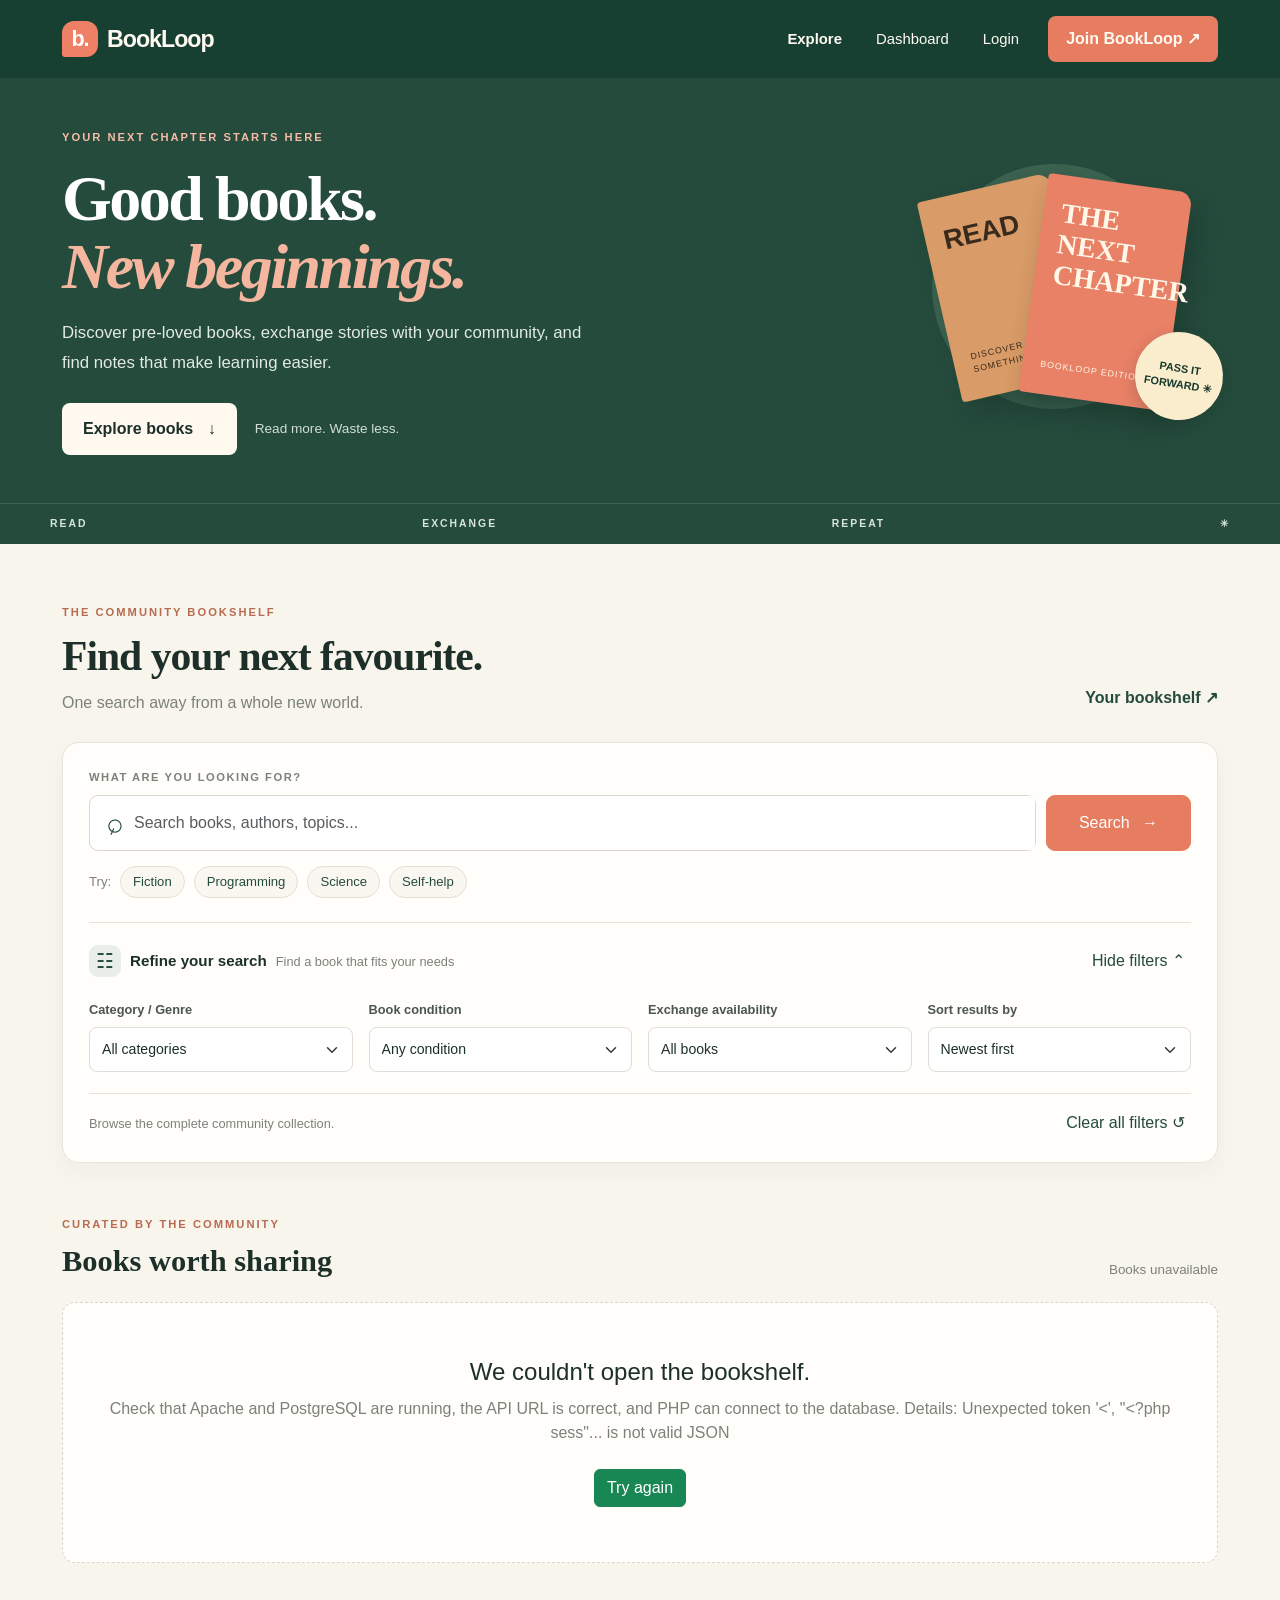
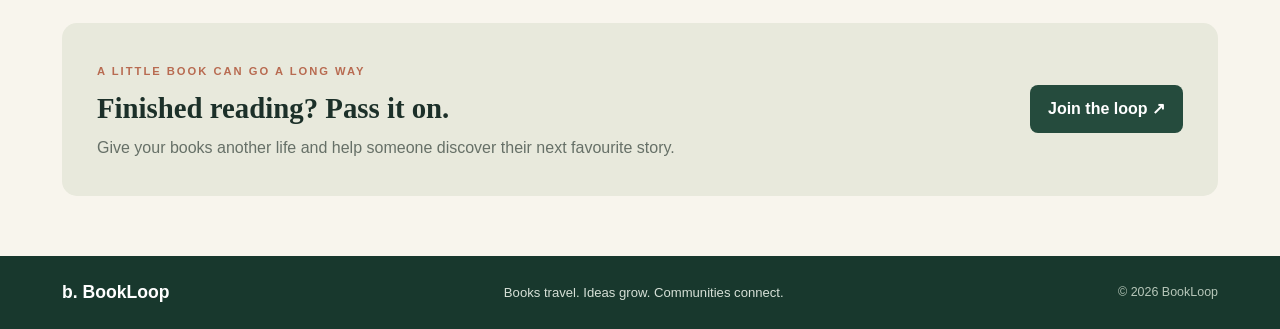
<file: public/index.html>
<!DOCTYPE html>
<html lang="en">
<head>
    <meta charset="UTF-8">
    <meta name="viewport" content="width=device-width, initial-scale=1.0">
    <meta name="theme-color" content="#172923">

    <title>BookLoop | Discover Your Next Read</title>

    <link href="https://cdn.jsdelivr.net/npm/bootstrap@5.3.3/dist/css/bootstrap.min.css" rel="stylesheet">
    <link rel="stylesheet" href="../assets/css/style.css">
</head>
<body class="bookloop-page">

    <!-- Navigation -->
    <nav class="navbar navbar-expand-lg bookloop-nav">
        <div class="container">
            <a class="navbar-brand" href="index.html">
                <span class="brand-symbol">b.</span>
                BookLoop
            </a>

            <button class="navbar-toggler" type="button"
                    data-bs-toggle="collapse"
                    data-bs-target="#navbarNav"
                    aria-label="Toggle navigation">
                <span class="navbar-toggler-icon"></span>
            </button>

            <div class="collapse navbar-collapse" id="navbarNav">
                <ul class="navbar-nav ms-auto align-items-lg-center gap-lg-2">
                    <li class="nav-item">
                        <a class="nav-link active" href="index.html">Explore</a>
                    </li>
                    <li class="nav-item">
                        <a class="nav-link" href="dashboard.html">Dashboard</a>
                    </li>
                    <li class="nav-item">
                        <a class="nav-link" href="login.html">Login</a>
                    </li>
                    <li class="nav-item">
                        <a class="btn nav-register" href="register.html">
                            Join BookLoop <span aria-hidden="true">↗</span>
                        </a>
                    </li>
                </ul>
            </div>
        </div>
    </nav>

    <!-- Hero -->
    <header class="bookloop-hero">
        <div class="container hero-inner">
            <div class="hero-copy">
                <span class="eyebrow hero-eyebrow">
                    YOUR NEXT CHAPTER STARTS HERE
                </span>

                <h1>Good books.<br>
                    <span>New beginnings.</span>
                </h1>

                <p>
                    Discover pre-loved books, exchange stories with your
                    community, and find notes that make learning easier.
                </p>

                <div class="hero-actions">
                    <a href="#discover" class="btn hero-primary">
                        Explore books <span aria-hidden="true">↓</span>
                    </a>
                    <span class="hero-caption">Read more. Waste less.</span>
                </div>
            </div>

            <div class="hero-art" aria-label="Illustration of books">
                <div class="art-circle"></div>
                <div class="art-book art-book-back">
                    <span>READ</span>
                    <small>DISCOVER SOMETHING NEW</small>
                </div>
                <div class="art-book art-book-front">
                    <span>THE<br>NEXT<br>CHAPTER</span>
                    <small>BOOKLOOP EDITION</small>
                </div>
                <div class="art-sticker">PASS IT<br>FORWARD ✳</div>
            </div>
        </div>

        <div class="hero-bottom-line">
            <span>READ</span>
            <span>EXCHANGE</span>
            <span>REPEAT</span>
            <span>✳</span>
        </div>
    </header>

    <main id="discover" class="container discover-section">

        <!-- Search heading -->
        <div class="discover-heading">
            <div>
                <span class="eyebrow">THE COMMUNITY BOOKSHELF</span>
                <h2>Find your next favourite.</h2>
                <p>One search away from a whole new world.</p>
            </div>

            <a href="dashboard.html" class="list-book-link">
                Your bookshelf <span aria-hidden="true">↗</span>
            </a>
        </div>

        <!-- Main search -->
        <section class="search-shell" aria-label="Book search">
            <form id="search-filter-form">

                <label for="search-keyword" class="search-label">
                    WHAT ARE YOU LOOKING FOR?
                </label>

                <div class="main-search-row">
                    <div class="search-input-wrap">
                        <span class="search-icon" aria-hidden="true">⌕</span>
                        <input
                            type="search"
                            id="search-keyword"
                            class="form-control"
                            placeholder="Search books, authors, topics..."
                            autocomplete="off"
                        >
                        <button type="button" id="clear-keyword"
                                class="clear-keyword"
                                aria-label="Clear search">
                            ×
                        </button>
                    </div>

                    <button type="submit" class="search-submit">
                        Search <span aria-hidden="true">→</span>
                    </button>
                </div>

                <div class="popular-searches">
                    <span>Try:</span>
                    <button type="button" class="search-suggestion"
                            data-query="fiction">Fiction</button>
                    <button type="button" class="search-suggestion"
                            data-query="programming">Programming</button>
                    <button type="button" class="search-suggestion"
                            data-query="science">Science</button>
                    <button type="button" class="search-suggestion"
                            data-query="self help">Self-help</button>
                </div>

                <!-- Advanced filters -->
                <div class="filter-heading">
                    <div>
                        <span class="filter-heading-icon">☷</span>
                        <strong>Refine your search</strong>
                        <span class="filter-subtitle">
                            Find a book that fits your needs
                        </span>
                    </div>

                    <button type="button" id="toggle-advanced"
                            class="toggle-filters"
                            aria-expanded="true"
                            aria-controls="advanced-filters">
                        Hide filters <span aria-hidden="true">⌃</span>
                    </button>
                </div>

                <div id="advanced-filters" class="advanced-filters">
                    <div class="row g-3">

                        <div class="col-12 col-md-6 col-xl-3">
                            <label for="filter-genre" class="form-label">
                                Category / Genre
                            </label>
                            <select id="filter-genre" class="form-select">
                                <option value="all">All categories</option>
                                <option value="fiction">Fiction</option>
                                <option value="non-fiction">Non-Fiction</option>
                                <option value="science">Science</option>
                                <option value="technology">Technology</option>
                                <option value="programming">Programming</option>
                                <option value="history">History</option>
                                <option value="self help">Self Help</option>
                                <option value="business">Business</option>
                            </select>
                        </div>

                        <div class="col-12 col-md-6 col-xl-3">
                            <label for="filter-condition" class="form-label">
                                Book condition
                            </label>
                            <select id="filter-condition" class="form-select">
                                <option value="all">Any condition</option>
                                <option value="new">New</option>
                                <option value="good">Good</option>
                                <option value="fair">Fair</option>
                                <option value="used">Used</option>
                            </select>
                        </div>

                        <div class="col-12 col-md-6 col-xl-3">
                            <label for="filter-availability" class="form-label">
                                Exchange availability
                            </label>
                            <select id="filter-availability" class="form-select">
                                <option value="all">All books</option>
                                <option value="available">Available</option>
                                <option value="requested">Requested</option>
                            </select>
                        </div>

                        <div class="col-12 col-md-6 col-xl-3">
                            <label for="sort-books" class="form-label">
                                Sort results by
                            </label>
                            <select id="sort-books" class="form-select">
                                <option value="newest">Newest first</option>
                                <option value="title-asc">Title: A to Z</option>
                                <option value="title-desc">Title: Z to A</option>
                                <option value="author">Author: A to Z</option>
                            </select>
                        </div>

                    </div>

                    <div class="filter-footer">
                        <span id="active-filter-summary">
                            Browse the complete community collection.
                        </span>
                        <button type="reset" id="reset-filter-btn"
                                class="reset-filters">
                            Clear all filters <span aria-hidden="true">↺</span>
                        </button>
                    </div>
                </div>

            </form>
        </section>

        <!-- Results -->
        <section class="results-section" aria-labelledby="results-title">
            <div class="results-heading">
                <div>
                    <span class="eyebrow">CURATED BY THE COMMUNITY</span>
                    <h3 id="results-title">Books worth sharing</h3>
                </div>
                <span id="results-count" class="results-count"
                      aria-live="polite">Loading books...</span>
            </div>

            <div id="listings-container" class="row g-4">
                <div class="col-12">
                    <div class="loading-state">
                        <span class="loading-spinner"></span>
                        <p>Opening the community bookshelf...</p>
                    </div>
                </div>
            </div>
        </section>

        <!-- Community banner -->
        <section class="community-banner">
            <div>
                <span class="eyebrow">A LITTLE BOOK CAN GO A LONG WAY</span>
                <h3>Finished reading? Pass it on.</h3>
                <p>Give your books another life and help someone discover
                   their next favourite story.</p>
            </div>
            <a href="dashboard.html" class="community-button">
                Join the loop <span aria-hidden="true">↗</span>
            </a>
        </section>

    </main>

    <footer class="bookloop-footer">
        <div class="container footer-inner">
            <a class="footer-brand" href="index.html">b. BookLoop</a>
            <p>Books travel. Ideas grow. Communities connect.</p>
            <span>© 2026 BookLoop</span>
        </div>
    </footer>

    <script src="https://cdn.jsdelivr.net/npm/bootstrap@5.3.3/dist/js/bootstrap.bundle.min.js"></script>
    <script src="../assets/js/app.js"></script>
</body>
</html>
</file>
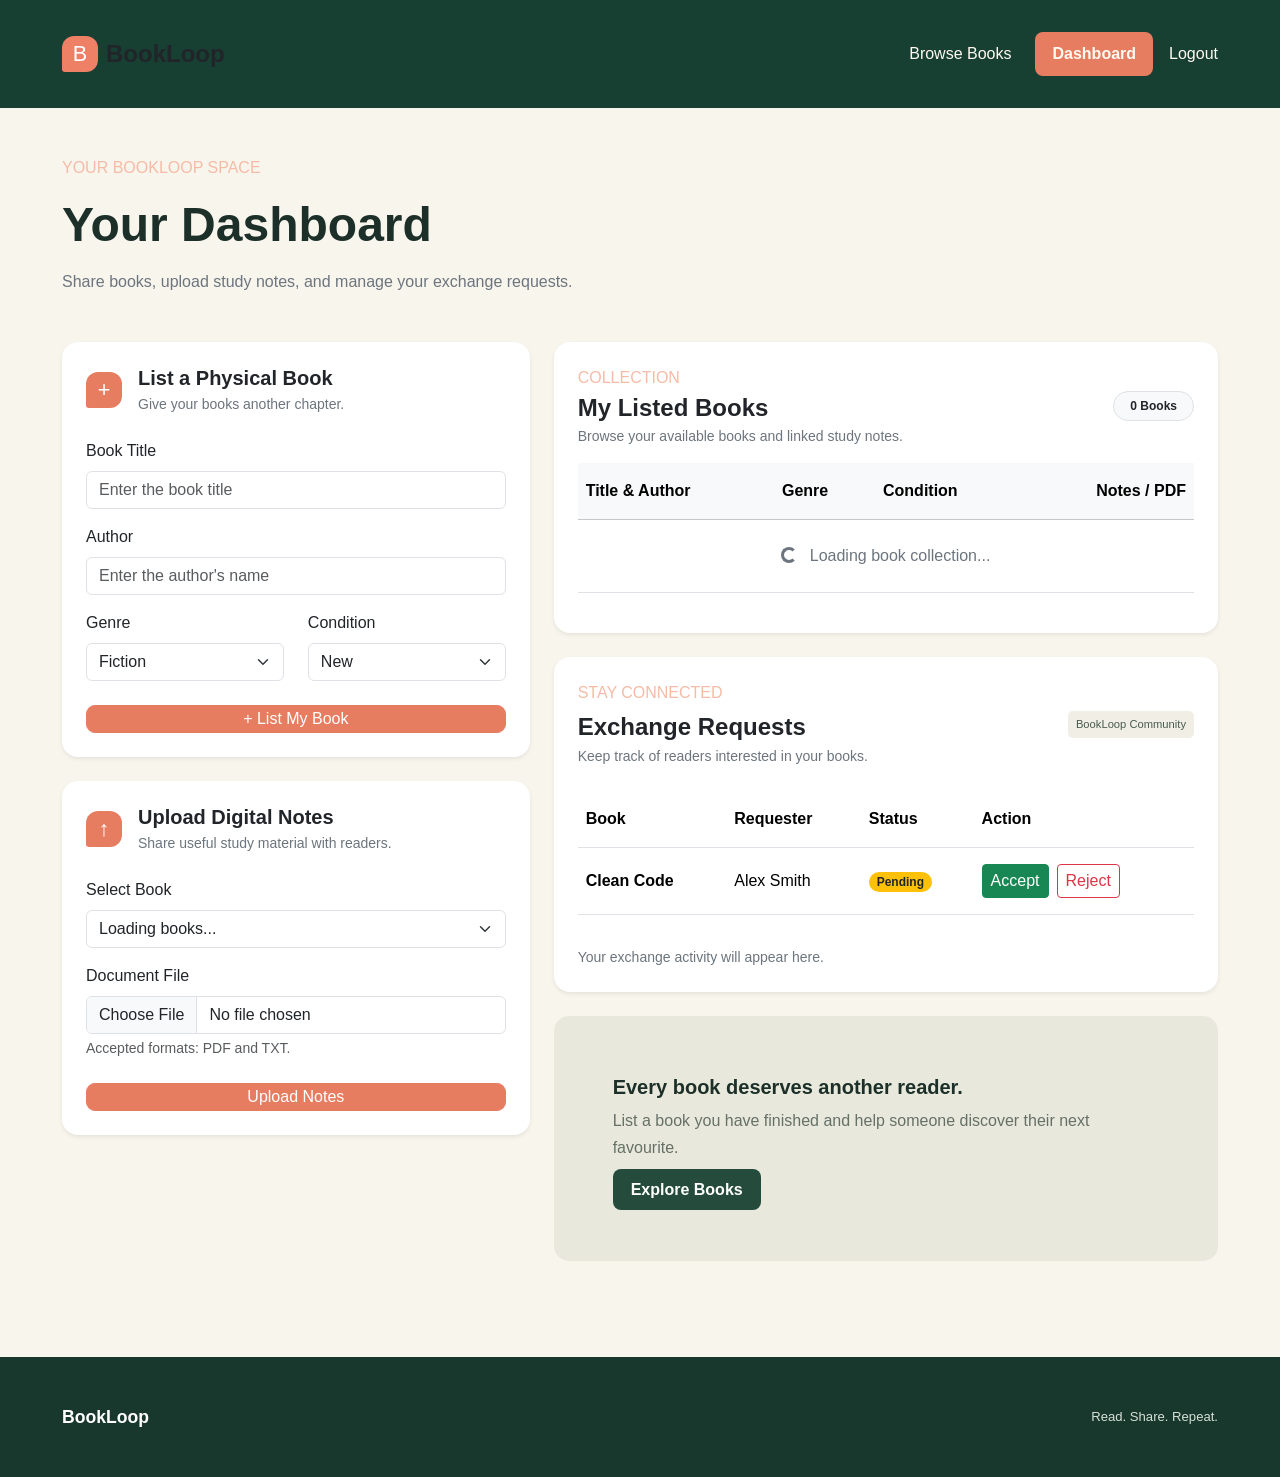
<file: public/dashboard.html>
<!DOCTYPE html>
<html lang="en">
<head>
    <meta charset="UTF-8">
    <meta name="viewport" content="width=device-width, initial-scale=1.0">

    <title>Dashboard - BookLoop</title>

    <link
        href="https://cdn.jsdelivr.net/npm/bootstrap@5.3.3/dist/css/bootstrap.min.css"
        rel="stylesheet"
    >
    <link rel="stylesheet" href="../assets/css/style.css">
</head>

<body class="bookloop-page">

    <!-- Navigation -->
    <nav class="bookloop-nav">
        <div class="container d-flex align-items-center justify-content-between py-3">
            <a href="index.html"
               class="text-decoration-none d-flex align-items-center gap-2">
                <span class="brand-symbol">B</span>
                <span class="fw-bold fs-4 text-dark">BookLoop</span>
            </a>

            <div class="d-flex align-items-center gap-3">
                <a href="index.html"
                   class="text-decoration-none text-dark">
                    Browse Books
                </a>

                <a href="dashboard.html"
                   class="nav-register text-decoration-none">
                    Dashboard
                </a>

                <a href="login.html"
                   class="text-decoration-none text-dark">
                    Logout
                </a>
            </div>
        </div>
    </nav>

    <!-- Dashboard Header -->
    <main class="container py-5">

        <section class="mb-5">
            <p class="hero-eyebrow">YOUR BOOKLOOP SPACE</p>
            <h1 class="display-5 fw-bold mb-3">Your Dashboard</h1>
            <p class="text-secondary">
                Share books, upload study notes, and manage your exchange requests.
            </p>
        </section>

        <!-- Dashboard Content -->
        <div class="row g-4">

            <!-- Left Column: Forms -->
            <div class="col-lg-5">

                <!-- List a Book -->
                <section class="card border-0 shadow-sm rounded-4 mb-4">
                    <div class="card-body p-4">

                        <div class="d-flex align-items-center gap-3 mb-4">
                            <div class="brand-symbol">+</div>
                            <div>
                                <h2 class="h5 fw-bold mb-1">List a Physical Book</h2>
                                <p class="text-secondary small mb-0">
                                    Give your books another chapter.
                                </p>
                            </div>
                        </div>

                        <form id="add-book-form">

                            <div class="mb-3">
                                <label for="book-title" class="form-label">
                                    Book Title
                                </label>
                                <input
                                    type="text"
                                    id="book-title"
                                    class="form-control"
                                    placeholder="Enter the book title"
                                    required
                                >
                            </div>

                            <div class="mb-3">
                                <label for="book-author" class="form-label">
                                    Author
                                </label>
                                <input
                                    type="text"
                                    id="book-author"
                                    class="form-control"
                                    placeholder="Enter the author's name"
                                    required
                                >
                            </div>

                            <div class="row">
                                <div class="col-sm-6 mb-3">
                                    <label for="book-genre" class="form-label">
                                        Genre
                                    </label>
                                    <select
                                        id="book-genre"
                                        class="form-select"
                                        required
                                    >
                                        <option value="Fiction">Fiction</option>
                                        <option value="Non-Fiction">Non-Fiction</option>
                                        <option value="Science">Science</option>
                                        <option value="Technology">Technology</option>
                                        <option value="Philosophy">Philosophy</option>
                                        <option value="Business">Business</option>
                                    </select>
                                </div>

                                <div class="col-sm-6 mb-3">
                                    <label for="book-condition" class="form-label">
                                        Condition
                                    </label>
                                    <select
                                        id="book-condition"
                                        class="form-select"
                                        required
                                    >
                                        <option value="New">New</option>
                                        <option value="Good">Good</option>
                                        <option value="Fair">Fair</option>
                                    </select>
                                </div>
                            </div>

                            <button
                                type="submit"
                                class="search-submit w-100 mt-2"
                            >
                                + List My Book
                            </button>
                        </form>
                    </div>
                </section>

                <!-- Upload Digital Notes -->
                <section class="card border-0 shadow-sm rounded-4">
                    <div class="card-body p-4">

                        <div class="d-flex align-items-center gap-3 mb-4">
                            <div class="brand-symbol">
                                <span aria-hidden="true">&#8593;</span>
                            </div>
                            <div>
                                <h2 class="h5 fw-bold mb-1">Upload Digital Notes</h2>
                                <p class="text-secondary small mb-0">
                                    Share useful study material with readers.
                                </p>
                            </div>
                        </div>

                        <form id="upload-note-form">

                            <div class="mb-3">
                                <label for="note-book-id" class="form-label">
                                    Select Book
                                </label>
                                <!-- Populated dynamically from API -->
                                <select
                                    id="note-book-id"
                                    class="form-select"
                                    required
                                >
                                    <option value="" disabled selected>Loading books...</option>
                                </select>
                            </div>

                            <div class="mb-3">
                                <label for="note-file" class="form-label">
                                    Document File
                                </label>
                                <input
                                    type="file"
                                    id="note-file"
                                    class="form-control"
                                    accept=".pdf,.txt"
                                    required
                                >
                                <div class="form-text">
                                    Accepted formats: PDF and TXT.
                                </div>
                            </div>

                            <button
                                type="submit"
                                class="search-submit w-100 mt-2"
                            >
                                Upload Notes
                            </button>
                        </form>
                    </div>
                </section>

            </div>

            <!-- Right Column: My Listed Books & Exchange Requests -->
            <div class="col-lg-7">

                <!-- My Listed Books Table -->
                <section class="card border-0 shadow-sm rounded-4 mb-4">
                    <div class="card-body p-4">
                        <div class="d-flex flex-wrap justify-content-between align-items-center gap-2 mb-3">
                            <div>
                                <p class="hero-eyebrow mb-1">COLLECTION</p>
                                <h2 class="h4 fw-bold mb-1">My Listed Books</h2>
                                <p class="text-secondary small mb-0">
                                    Browse your available books and linked study notes.
                                </p>
                            </div>
                            <span class="badge bg-light text-dark border px-3 py-2 rounded-pill" id="user-book-count">
                                0 Books
                            </span>
                        </div>

                        <div class="table-responsive" style="max-height: 380px; overflow-y: auto;">
                            <table class="table align-middle table-hover">
                                <thead class="table-light sticky-top">
                                    <tr>
                                        <th class="py-3">Title & Author</th>
                                        <th class="py-3">Genre</th>
                                        <th class="py-3">Condition</th>
                                        <th class="py-3 text-end">Notes / PDF</th>
                                    </tr>
                                </thead>
                                <tbody id="my-books-table">
                                    <tr>
                                        <td colspan="4" class="text-center py-4 text-secondary">
                                            <div class="spinner-border spinner-border-sm me-2" role="status"></div>
                                            Loading book collection...
                                        </td>
                                    </tr>
                                </tbody>
                            </table>
                        </div>
                    </div>
                </section>

                <!-- Exchange Requests -->
                <section class="card border-0 shadow-sm rounded-4">
                    <div class="card-body p-4">

                        <div class="d-flex flex-wrap justify-content-between
                                    align-items-center gap-2 mb-4">
                            <div>
                                <p class="hero-eyebrow mb-2">STAY CONNECTED</p>
                                <h2 class="h4 fw-bold mb-1">
                                    Exchange Requests
                                </h2>
                                <p class="text-secondary small mb-0">
                                    Keep track of readers interested in your books.
                                </p>
                            </div>
                            <span class="book-tag">BookLoop Community</span>
                        </div>

                        <div class="table-responsive">
                            <table class="table align-middle">
                                <thead>
                                    <tr>
                                        <th class="py-3">Book</th>
                                        <th class="py-3">Requester</th>
                                        <th class="py-3">Status</th>
                                        <th class="py-3">Action</th>
                                    </tr>
                                </thead>

                                <tbody id="exchange-requests-table">
                                    <tr>
                                        <td class="py-3 fw-semibold">
                                            Clean Code
                                        </td>
                                        <td class="py-3">Alex Smith</td>
                                        <td class="py-3">
                                            <span class="badge rounded-pill bg-warning text-dark">
                                                Pending
                                            </span>
                                        </td>
                                        <td class="py-3">
                                            <div class="d-flex flex-wrap gap-2">
                                                <button
                                                    type="button"
                                                    class="btn btn-sm btn-success"
                                                >
                                                    Accept
                                                </button>
                                                <button
                                                    type="button"
                                                    class="btn btn-sm btn-outline-danger"
                                                >
                                                    Reject
                                                </button>
                                            </div>
                                        </td>
                                    </tr>
                                </tbody>
                            </table>
                        </div>

                        <p class="small text-secondary mb-0 mt-3">
                            Your exchange activity will appear here.
                        </p>

                    </div>
                </section>

                <!-- Helpful Note -->
                <section class="community-banner mt-4">
                    <div class="p-4">
                        <h2 class="h5 fw-bold">Every book deserves another reader.</h2>
                        <p class="mb-3">
                            List a book you have finished and help someone
                            discover their next favourite.
                        </p>
                        <a href="index.html"
                           class="community-button text-decoration-none">
                            Explore Books
                        </a>
                    </div>
                </section>

            </div>
        </div>
    </main>

    <!-- Footer -->
    <footer class="bookloop-footer mt-5">
        <div class="container footer-inner py-4">
            <a href="index.html"
               class="footer-brand text-decoration-none">
                BookLoop
            </a>
            <p class="small mb-0">
                Read. Share. Repeat.
            </p>
        </div>
    </footer>

    <script src="https://cdn.jsdelivr.net/npm/bootstrap@5.3.3/dist/js/bootstrap.bundle.min.js"></script>
    <script src="../assets/js/app.js"></script>

</body>
</html>
</file>
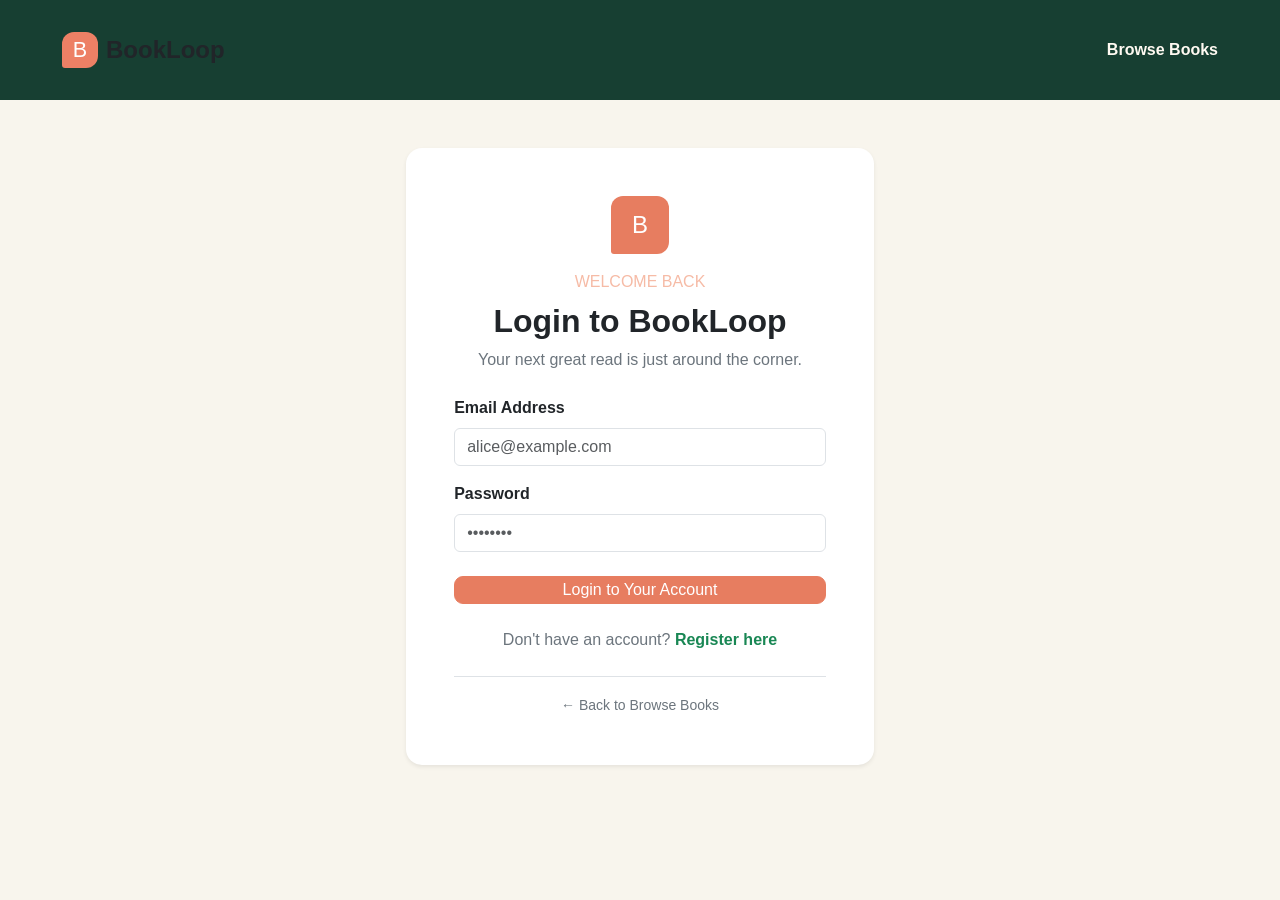
<file: public/login.html>
<!DOCTYPE html>
<html lang="en">
<head>
    <meta charset="UTF-8">
    <meta name="viewport" content="width=device-width, initial-scale=1.0">
    <title>Login - BookLoop</title>
    <link href="https://cdn.jsdelivr.net/npm/bootstrap@5.3.3/dist/css/bootstrap.min.css" rel="stylesheet">
    <link rel="stylesheet" href="../assets/css/style.css">
</head>

<body class="bookloop-page">

    <nav class="bookloop-nav">
        <div class="container d-flex align-items-center justify-content-between py-3">
            <a href="index.html" class="text-decoration-none d-flex align-items-center gap-2">
                <span class="brand-symbol">B</span>
                <span class="fw-bold fs-4 text-dark">BookLoop</span>
            </a>
            <a href="index.html" class="text-decoration-none text-dark fw-semibold">Browse Books</a>
        </div>
    </nav>

    <main class="container py-5">
        <div class="row justify-content-center align-items-center" style="min-height: 65vh;">
            <div class="col-12 col-sm-10 col-md-7 col-lg-5">
                <section class="card border-0 shadow-sm rounded-4">
                    <div class="card-body p-4 p-md-5">

                        <div class="text-center mb-4">
                            <div class="brand-symbol mx-auto mb-3" style="width: 58px; height: 58px; font-size: 1.5rem;">B</div>
                            <p class="hero-eyebrow mb-2">WELCOME BACK</p>
                            <h1 class="h2 fw-bold mb-2">Login to BookLoop</h1>
                            <p class="text-secondary mb-0">Your next great read is just around the corner.</p>
                        </div>

                        <!-- Feedback banner -->
                        <div id="login-alert" class="alert d-none py-2 small" role="alert"></div>

                        <!-- onsubmit explicitly calls handleLogin and prevents page reload -->
                        <form id="login-form" onsubmit="handleLogin(event)">
                            <div class="mb-3">
                                <label for="login-email" class="form-label fw-semibold">Email Address</label>
                                <input type="email" class="form-control" id="login-email" placeholder="alice@example.com" required>
                            </div>

                            <div class="mb-4">
                                <label for="login-password" class="form-label fw-semibold">Password</label>
                                <input type="password" class="form-control" id="login-password" placeholder="••••••••" required>
                            </div>

                            <button type="submit" id="login-btn" class="search-submit w-100">
                                Login to Your Account
                            </button>
                        </form>

                        <div class="text-center mt-4">
                            <p class="text-secondary mb-0">
                                Don't have an account?
                                <a href="register.html" class="fw-semibold text-success text-decoration-none">Register here</a>
                            </p>
                        </div>

                        <div class="text-center mt-4 pt-3 border-top">
                            <a href="index.html" class="text-decoration-none text-secondary small">← Back to Browse Books</a>
                        </div>

                    </div>
                </section>
            </div>
        </div>
    </main>

    <script>
    async function handleLogin(event) {
        // Stop default browser form reload
        event.preventDefault();

        const alertBox = document.getElementById("login-alert");
        const submitBtn = document.getElementById("login-btn");
        const email = document.getElementById("login-email").value.trim();
        const password = document.getElementById("login-password").value;

        alertBox.className = "alert alert-info py-2 small";
        alertBox.textContent = "Connecting to server...";
        alertBox.classList.remove("d-none");
        submitBtn.disabled = true;

        try {
            const res = await fetch("../api/auth.php", {
                method: "POST",
                headers: { "Content-Type": "application/json" },
                body: JSON.stringify({ action: "login", email: email, password: password })
            });

            const data = await res.json();

            if (res.ok && data.status === "success") {
                alertBox.className = "alert alert-success py-2 small";
                alertBox.textContent = "Login successful! Redirecting to Dashboard...";
                setTimeout(() => {
                    window.location.href = "dashboard.html";
                }, 600);
            } else {
                alertBox.className = "alert alert-danger py-2 small";
                alertBox.textContent = data.message || "Invalid email or password.";
                submitBtn.disabled = false;
            }
        } catch (err) {
            console.error("Login fetch error:", err);
            alertBox.className = "alert alert-danger py-2 small";
            alertBox.textContent = "Connection error: " + err.message;
            submitBtn.disabled = false;
        }
    }
    </script>
</body>
</html>
</file>
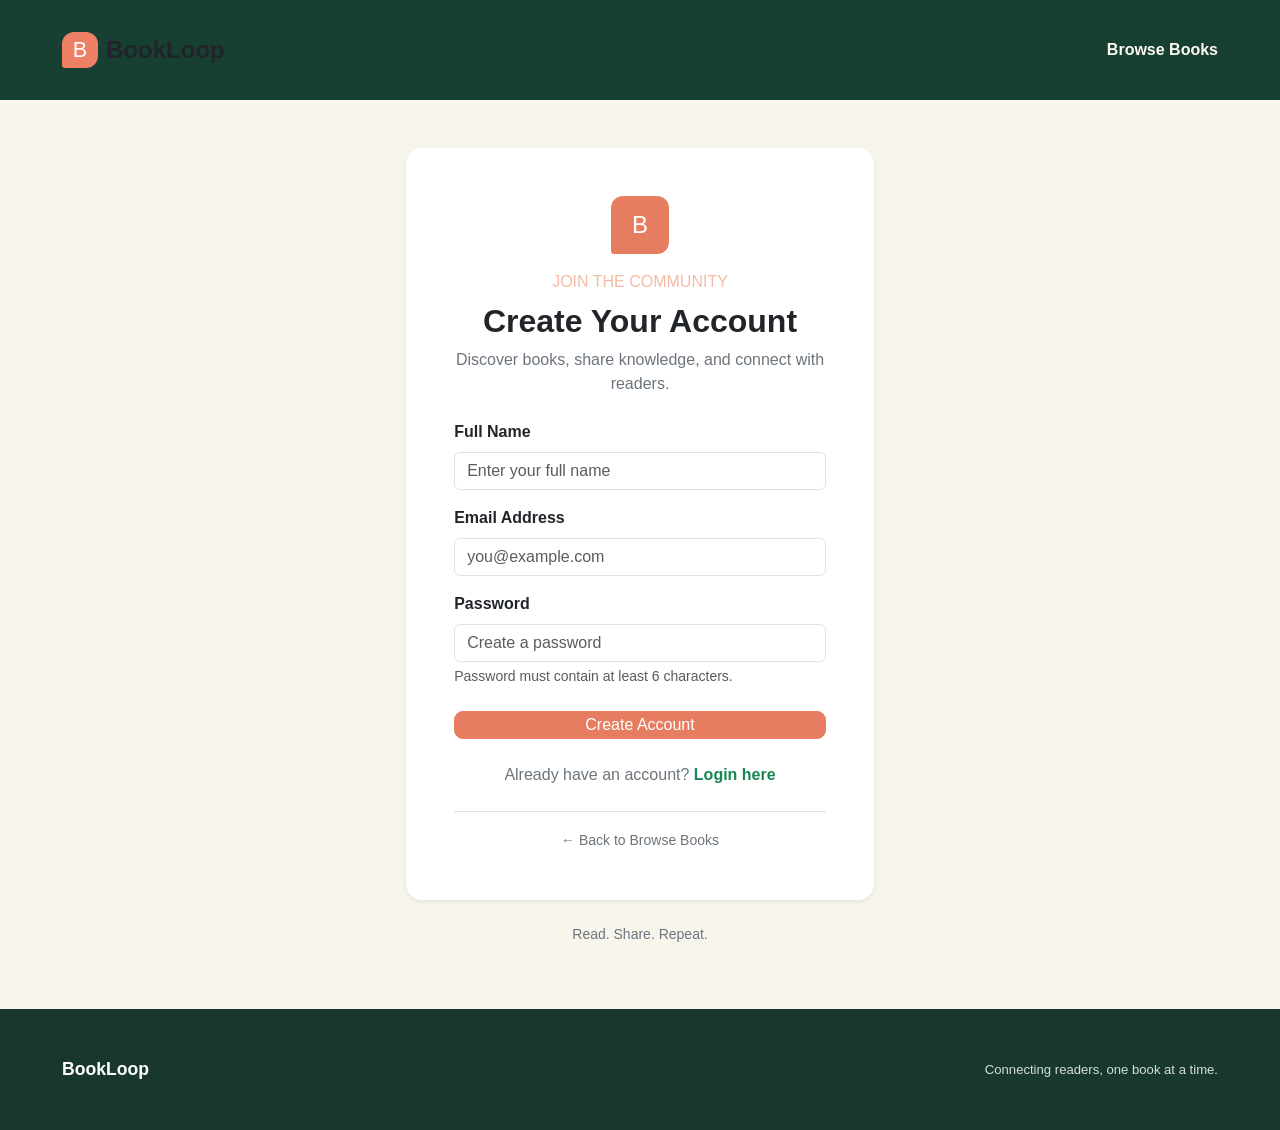
<file: public/register.html>
<!DOCTYPE html>
<html lang="en">
<head>
    <meta charset="UTF-8">
    <meta name="viewport" content="width=device-width, initial-scale=1.0">

    <title>Register - BookLoop</title>

    <link
        href="https://cdn.jsdelivr.net/npm/bootstrap@5.3.3/dist/css/bootstrap.min.css"
        rel="stylesheet"
    >
    <link rel="stylesheet" href="../assets/css/style.css">
</head>

<body class="bookloop-page">

    <!-- Navigation -->
    <nav class="bookloop-nav">
        <div class="container d-flex align-items-center justify-content-between py-3">

            <a href="index.html"
               class="text-decoration-none d-flex align-items-center gap-2">
                <span class="brand-symbol">B</span>
                <span class="fw-bold fs-4 text-dark">BookLoop</span>
            </a>

            <a href="index.html"
               class="text-decoration-none text-dark fw-semibold">
                Browse Books
            </a>

        </div>
    </nav>

    <!-- Registration Section -->
    <main class="container py-5">

        <div class="row justify-content-center align-items-center"
             style="min-height: 65vh;">

            <div class="col-12 col-sm-10 col-md-7 col-lg-5">

                <section class="card border-0 shadow-sm rounded-4">
                    <div class="card-body p-4 p-md-5">

                        <!-- Heading -->
                        <div class="text-center mb-4">

                            <div class="brand-symbol mx-auto mb-3"
                                 style="width: 58px; height: 58px; font-size: 1.5rem;">
                                B
                            </div>

                            <p class="hero-eyebrow mb-2">
                                JOIN THE COMMUNITY
                            </p>

                            <h1 class="h2 fw-bold mb-2">
                                Create Your Account
                            </h1>

                            <p class="text-secondary mb-0">
                                Discover books, share knowledge, and connect with readers.
                            </p>

                        </div>

                        <!-- Registration Form -->
                        <form id="register-form">

                            <div class="mb-3">
                                <label for="reg-name"
                                       class="form-label fw-semibold">
                                    Full Name
                                </label>

                                <input
                                    type="text"
                                    class="form-control"
                                    id="reg-name"
                                    placeholder="Enter your full name"
                                    autocomplete="name"
                                    required
                                >
                            </div>

                            <div class="mb-3">
                                <label for="reg-email"
                                       class="form-label fw-semibold">
                                    Email Address
                                </label>

                                <input
                                    type="email"
                                    class="form-control"
                                    id="reg-email"
                                    placeholder="you@example.com"
                                    autocomplete="email"
                                    required
                                >
                            </div>

                            <div class="mb-4">
                                <label for="reg-password"
                                       class="form-label fw-semibold">
                                    Password
                                </label>

                                <input
                                    type="password"
                                    class="form-control"
                                    id="reg-password"
                                    placeholder="Create a password"
                                    minlength="6"
                                    autocomplete="new-password"
                                    aria-describedby="password-help"
                                    required
                                >

                                <div id="password-help"
                                     class="form-text">
                                    Password must contain at least 6 characters.
                                </div>
                            </div>

                            <button
                                type="submit"
                                class="search-submit w-100"
                            >
                                Create Account
                            </button>

                        </form>

                        <!-- Login Link -->
                        <div class="text-center mt-4">
                            <p class="text-secondary mb-0">
                                Already have an account?
                                <a href="login.html"
                                   class="fw-semibold text-success text-decoration-none">
                                    Login here
                                </a>
                            </p>
                        </div>

                        <div class="text-center mt-4 pt-3 border-top">
                            <a href="index.html"
                               class="text-decoration-none text-secondary small">
                                &#8592; Back to Browse Books
                            </a>
                        </div>

                    </div>
                </section>

                <p class="text-center text-secondary small mt-4">
                    Read. Share. Repeat.
                </p>

            </div>
        </div>

    </main>

    <!-- Footer -->
    <footer class="bookloop-footer">
        <div class="container footer-inner py-4">

            <a href="index.html"
               class="footer-brand text-decoration-none">
                BookLoop
            </a>

            <p class="small mb-0">
                Connecting readers, one book at a time.
            </p>

        </div>
    </footer>

    <script src="https://cdn.jsdelivr.net/npm/bootstrap@5.3.3/dist/js/bootstrap.bundle.min.js"></script>
    <script src="../assets/js/app.js"></script>

</body>
</html>
</file>
<file: assets/css/style.css>
/* ==========================================
   BOOKLOOP — COMPLETE STYLESHEET
   Theme: Modern community bookstore
   ========================================== */

/* ---------- 1. Global Variables ---------- */

.bookloop-page {
    --bl-ink: #1c3029;
    --bl-green: #254b3d;
    --bl-green-dark: #18382d;
    --bl-coral: #e77d60;
    --bl-cream: #f8f5ed;
    --bl-paper: #fffefa;
    --bl-muted: #7b827a;
    --bl-line: #e8e4d9;

    background: var(--bl-cream);
    color: var(--bl-ink);
    font-family: "Segoe UI", Arial, sans-serif;
    margin: 0;
    min-height: 100vh;
}

.bookloop-page * {
    box-sizing: border-box;
}

.bookloop-page a {
    text-decoration: none;
}

.bookloop-page button,
.bookloop-page input,
.bookloop-page select {
    font: inherit;
}

.bookloop-page .container {
    max-width: 1180px;
}

/* ---------- 2. Navigation ---------- */

.bookloop-nav {
    background: var(--bl-green-dark);
    padding: 13px 0;
}

.bookloop-nav .navbar-brand {
    color: #fff;
    font-size: 1.45rem;
    font-weight: 800;
    letter-spacing: -1px;
    display: flex;
    align-items: center;
    gap: 9px;
}

.brand-symbol {
    width: 36px;
    height: 36px;
    display: inline-flex;
    align-items: center;
    justify-content: center;
    background: var(--bl-coral);
    color: #fff;
    border-radius: 12px 12px 12px 3px;
    font-size: 1.35rem;
}

.bookloop-nav .nav-link {
    color: #d5e0d8;
    padding: 10px 13px !important;
    font-size: 0.93rem;
    transition: color 0.2s;
}

.bookloop-nav .nav-link:hover,
.bookloop-nav .nav-link.active {
    color: #fff;
}

.bookloop-nav .nav-link.active {
    font-weight: 700;
}

.bookloop-nav .navbar-toggler {
    border-color: #718579;
}

.bookloop-nav .navbar-toggler:focus {
    box-shadow: 0 0 0 3px #ffffff25;
}

.bookloop-nav .navbar-toggler-icon {
    filter: brightness(0) invert(1);
}

.nav-register {
    margin-left: 8px;
    padding: 10px 17px;
    border-radius: 8px;
    color: #fff;
    background: var(--bl-coral);
    font-weight: 600;
}

.nav-register:hover {
    background: #d76c50;
    color: #fff;
}

/* ---------- 3. Hero Section ---------- */

.bookloop-hero {
    position: relative;
    overflow: hidden;
    color: #fff;
    background: var(--bl-green);
}

.hero-inner {
    min-height: 360px;
    display: flex;
    align-items: center;
    justify-content: space-between;
    gap: 45px;
    padding-top: 46px;
    padding-bottom: 48px;
}

.hero-copy {
    max-width: 650px;
    position: relative;
    z-index: 2;
}

.eyebrow {
    display: inline-block;
    font-size: 0.7rem;
    letter-spacing: 2px;
    font-weight: 800;
    line-height: 1.6;
}

.hero-eyebrow {
    color: #f6bba6;
}

.hero-copy h1 {
    margin: 17px 0;
    font-family: Georgia, "Times New Roman", serif;
    font-size: clamp(2.7rem, 5vw, 4.4rem);
    font-weight: 700;
    letter-spacing: -2.5px;
    line-height: 1.06;
}

.hero-copy h1 span {
    color: #f4b69f;
    font-style: italic;
}

.hero-copy > p {
    color: #e1eae3;
    font-size: 1.05rem;
    line-height: 1.8;
    max-width: 540px;
}

.hero-actions {
    display: flex;
    align-items: center;
    flex-wrap: wrap;
    gap: 18px;
    margin-top: 25px;
}

.hero-primary {
    padding: 13px 20px;
    border-radius: 8px;
    color: var(--bl-ink);
    background: #fff9ef;
    font-weight: 700;
    transition: background 0.2s;
}

.hero-primary:hover {
    background: #f4b69f;
    color: var(--bl-ink);
}

.hero-primary span {
    margin-left: 10px;
}

.hero-caption {
    color: #d1dfd4;
    font-size: 0.85rem;
}

/* ---------- 4. Decorative Book Illustration ---------- */

.hero-art {
    position: relative;
    flex: 0 0 310px;
    height: 260px;
}

.art-circle {
    position: absolute;
    width: 245px;
    height: 245px;
    border-radius: 50%;
    background: #3c6250;
    top: 4px;
    left: 24px;
}

.art-book {
    position: absolute;
    display: flex;
    flex-direction: column;
    justify-content: space-between;
    box-shadow: 10px 14px 24px #10271d55;
    border-radius: 4px 13px 13px 4px;
    padding: 23px 18px;
}

.art-book-back {
    width: 135px;
    height: 205px;
    background: #d99b67;
    color: #382a1c;
    left: 30px;
    top: 25px;
    transform: rotate(-13deg);
}

.art-book-back span {
    font-size: 1.7rem;
    font-weight: 900;
}

.art-book-back small,
.art-book-front small {
    font-size: 0.55rem;
    letter-spacing: 1px;
}

.art-book-front {
    width: 145px;
    height: 220px;
    background: #e98167;
    color: #fff8e9;
    left: 125px;
    top: 22px;
    transform: rotate(8deg);
}

.art-book-front span {
    font-family: Georgia, serif;
    font-size: 1.75rem;
    font-weight: 700;
    line-height: 1.1;
}

.art-sticker {
    position: absolute;
    right: -5px;
    bottom: 0;
    background: #f9edce;
    color: var(--bl-green-dark);
    border-radius: 50%;
    width: 88px;
    height: 88px;
    display: flex;
    align-items: center;
    justify-content: center;
    text-align: center;
    font-size: 0.68rem;
    font-weight: 900;
    line-height: 1.5;
    transform: rotate(9deg);
    box-shadow: 0 5px 15px #10271d30;
}

.hero-bottom-line {
    display: flex;
    justify-content: space-between;
    padding: 12px max(calc((100vw - 1180px) / 2), 24px);
    border-top: 1px solid #ffffff20;
    color: #d7e5db;
    font-size: 0.65rem;
    font-weight: 700;
    letter-spacing: 2px;
}

/* ---------- 5. Discovery Section ---------- */

.discover-section {
    padding-top: 55px;
    padding-bottom: 60px;
}

.discover-heading,
.results-heading {
    display: flex;
    justify-content: space-between;
    align-items: flex-end;
    gap: 20px;
}

.discover-heading .eyebrow,
.results-heading .eyebrow {
    color: #b86b51;
}

.discover-heading h2 {
    margin: 9px 0;
    font-family: Georgia, "Times New Roman", serif;
    font-size: clamp(1.8rem, 4vw, 2.6rem);
    font-weight: 700;
    letter-spacing: -1px;
}

.discover-heading p {
    color: var(--bl-muted);
    margin: 0;
}

.list-book-link {
    color: var(--bl-green);
    font-weight: 700;
    white-space: nowrap;
    padding-bottom: 5px;
}

.list-book-link:hover {
    color: #bd634a;
}

/* ---------- 6. Search Panel ---------- */

.search-shell {
    background: var(--bl-paper);
    border: 1px solid var(--bl-line);
    border-radius: 17px;
    margin-top: 27px;
    padding: 26px;
    box-shadow: 0 8px 25px #23372a0a;
}

.search-label {
    display: block;
    margin-bottom: 10px;
    color: var(--bl-muted);
    font-size: 0.7rem;
    font-weight: 800;
    letter-spacing: 1.5px;
}

.main-search-row {
    display: flex;
    gap: 10px;
}

.search-input-wrap {
    display: flex;
    flex: 1;
    min-width: 0;
    align-items: center;
    border: 1px solid #d8d8cd;
    border-radius: 9px;
    background: #fff;
    padding-left: 15px;
    transition: border-color 0.2s, box-shadow 0.2s;
}

.search-input-wrap:focus-within {
    border-color: var(--bl-green);
    box-shadow: 0 0 0 3px #254b3d16;
}

.search-icon {
    font-size: 1.8rem;
    color: var(--bl-green);
    line-height: 1;
    transform: rotate(-20deg);
}

.search-input-wrap .form-control {
    border: 0;
    box-shadow: none;
    padding: 15px 12px;
    min-width: 0;
}

.search-input-wrap .form-control:focus {
    outline: none;
}

.clear-keyword {
    display: none;
    border: 0;
    background: transparent;
    color: var(--bl-muted);
    font-size: 1.5rem;
    padding: 0 12px;
}

.clear-keyword.visible {
    display: block;
}

.search-submit {
    flex: 0 0 145px;
    background: var(--bl-coral);
    border: 1px solid var(--bl-coral);
    border-radius: 9px;
    color: #fff;
    font-weight: 700;
    transition: background 0.2s;
}

.search-submit:hover {
    background: #d76c50;
}

.search-submit span {
    margin-left: 8px;
}

/* ---------- 7. Popular Searches ---------- */

.popular-searches {
    display: flex;
    flex-wrap: wrap;
    gap: 9px;
    align-items: center;
    margin-top: 15px;
    font-size: 0.82rem;
}

.popular-searches > span {
    color: var(--bl-muted);
}

.search-suggestion {
    border: 1px solid #e5e0d4;
    border-radius: 30px;
    padding: 5px 12px;
    color: var(--bl-green);
    background: #f9f7f0;
    font-size: 0.78rem;
    cursor: pointer;
    transition: background 0.2s, border-color 0.2s;
}

.search-suggestion:hover {
    background: #e7eee7;
    border-color: #b8cbbd;
}

/* ---------- 8. Advanced Filters ---------- */

.filter-heading {
    display: flex;
    justify-content: space-between;
    align-items: center;
    gap: 12px;
    border-top: 1px solid var(--bl-line);
    margin-top: 24px;
    padding-top: 22px;
}

.filter-heading > div {
    display: flex;
    align-items: center;
    flex-wrap: wrap;
    gap: 9px;
}

.filter-heading-icon {
    display: inline-flex;
    align-items: center;
    justify-content: center;
    width: 32px;
    height: 32px;
    border-radius: 9px;
    color: var(--bl-green);
    background: #e9efe8;
    font-size: 1.25rem;
}

.filter-heading strong {
    font-size: 0.95rem;
}

.filter-subtitle {
    color: var(--bl-muted);
    font-size: 0.8rem;
}

.toggle-filters,
.reset-filters {
    border: 0;
    background: transparent;
    color: var(--bl-green);
    font-size: 0.83rem;
    font-weight: 700;
    white-space: nowrap;
    cursor: pointer;
}

.toggle-filters:hover,
.reset-filters:hover {
    color: var(--bl-coral);
}

.advanced-filters {
    padding-top: 20px;
}

.advanced-filters[hidden] {
    display: none !important;
}

.advanced-filters .form-label {
    color: #4b564e;
    font-size: 0.8rem;
    font-weight: 700;
}

.advanced-filters .form-select {
    min-height: 45px;
    border-color: #dedfd6;
    border-radius: 8px;
    background-color: #fff;
    color: var(--bl-ink);
    font-size: 0.88rem;
}

.advanced-filters .form-select:focus {
    border-color: var(--bl-green);
    box-shadow: 0 0 0 3px #254b3d16;
}

.filter-footer {
    display: flex;
    justify-content: space-between;
    align-items: center;
    flex-wrap: wrap;
    gap: 12px;
    border-top: 1px solid var(--bl-line);
    margin-top: 21px;
    padding-top: 16px;
}

#active-filter-summary {
    color: var(--bl-muted);
    font-size: 0.8rem;
}

/* ---------- 9. Results Section ---------- */

.results-section {
    margin-top: 48px;
}

.results-heading {
    margin-bottom: 22px;
}

.results-heading h3 {
    margin: 8px 0 0;
    font-family: Georgia, "Times New Roman", serif;
    font-size: 1.9rem;
    font-weight: 700;
}

.results-count {
    color: var(--bl-muted);
    font-size: 0.84rem;
    text-align: right;
}

/* ---------- 10. Book Cards ---------- */

.book-result-card {
    height: 100%;
    overflow: hidden;
    border: 1px solid var(--bl-line);
    border-radius: 13px;
    background: var(--bl-paper);
    transition: transform 0.2s, box-shadow 0.2s;
}

.book-result-card:hover {
    transform: translateY(-4px);
    box-shadow: 0 12px 28px #23372a12;
}

.book-cover-area {
    min-height: 210px;
    position: relative;
    overflow: hidden;
    display: flex;
    align-items: center;
    justify-content: center;
    padding: 25px;
    background: #e9e3d4;
}

.book-cover-art {
    width: 122px;
    min-height: 164px;
    padding: 19px 14px;
    border-radius: 3px 8px 8px 3px;
    background: var(--cover-color, #355c4b);
    color: #fff;
    display: flex;
    flex-direction: column;
    justify-content: space-between;
    box-shadow: 7px 8px 16px #1729232c;
    border-left: 5px solid #00000018;
    transform: rotate(-3deg);
    text-align: left;
}

.book-cover-art strong {
    font-family: Georgia, serif;
    font-size: 1rem;
    line-height: 1.2;
    overflow-wrap: anywhere;
}

.book-cover-art small {
    font-size: 0.52rem;
    letter-spacing: 1px;
    opacity: 0.85;
}

.condition-badge {
    position: absolute;
    top: 12px;
    left: 12px;
    background: #fffefa;
    color: var(--bl-green);
    border-radius: 5px;
    padding: 5px 9px;
    font-size: 0.68rem;
    font-weight: 800;
}

.book-result-info {
    padding: 19px;
}

.book-result-info h4 {
    font-size: 1.08rem;
    font-weight: 750;
    margin: 0 0 6px;
    overflow-wrap: anywhere;
}

.book-author {
    color: var(--bl-muted);
    font-size: 0.84rem;
    margin-bottom: 15px;
}

.book-card-meta {
    display: flex;
    flex-wrap: wrap;
    gap: 7px;
    margin-bottom: 17px;
}

.book-tag {
    background: #f0eee5;
    color: #485b4d;
    border-radius: 5px;
    padding: 5px 8px;
    font-size: 0.7rem;
}

.availability-tag {
    background: #e7f3e8;
    color: #2c713f;
}

.availability-tag.requested {
    background: #fff0db;
    color: #8c5b1e;
}

.book-description {
    color: #737a71;
    font-size: 0.82rem;
    line-height: 1.65;
    margin-bottom: 18px;
}

.exchange-button {
    display: block;
    width: 100%;
    padding: 10px 12px;
    border: 1px solid var(--bl-green);
    border-radius: 7px;
    background: var(--bl-green);
    color: #fff;
    text-align: center;
    font-size: 0.85rem;
    font-weight: 700;
    cursor: pointer;
    transition: background 0.2s;
}

.exchange-button:hover {
    background: var(--bl-green-dark);
    color: #fff;
}

.exchange-button:disabled {
    opacity: 0.65;
    cursor: not-allowed;
}

/* ---------- 11. Loading, Empty and Error States ---------- */

.loading-state,
.empty-state,
.error-state {
    padding: 55px 20px;
    text-align: center;
    border: 1px dashed #d7d6ca;
    border-radius: 13px;
    background: #fffefa;
    color: var(--bl-muted);
}

.empty-state h4,
.error-state h4 {
    color: var(--bl-ink);
    margin-bottom: 10px;
}

.loading-spinner {
    display: inline-block;
    width: 28px;
    height: 28px;
    border: 3px solid #dce4dc;
    border-top-color: var(--bl-green);
    border-radius: 50%;
    animation: bl-spin 0.7s linear infinite;
    margin-bottom: 12px;
}

@keyframes bl-spin {
    to {
        transform: rotate(360deg);
    }
}

/* ---------- 12. Community Banner ---------- */

.community-banner {
    display: flex;
    justify-content: space-between;
    align-items: center;
    gap: 25px;
    margin-top: 60px;
    padding: 35px;
    border-radius: 15px;
    background: #e8e9dc;
}

.community-banner .eyebrow {
    color: #b86b51;
}

.community-banner h3 {
    margin: 9px 0;
    font-family: Georgia, "Times New Roman", serif;
    font-size: 1.8rem;
    font-weight: 700;
}

.community-banner p {
    max-width: 580px;
    color: #667067;
    margin: 0;
    line-height: 1.7;
}

.community-button {
    flex-shrink: 0;
    padding: 12px 18px;
    border-radius: 8px;
    color: #fff;
    background: var(--bl-green);
    font-weight: 700;
    transition: background 0.2s;
}

.community-button:hover {
    color: #fff;
    background: var(--bl-green-dark);
}

/* ---------- 13. Footer ---------- */

.bookloop-footer {
    background: var(--bl-green-dark);
    color: #d6e0d7;
    padding: 23px 0;
}

.footer-inner {
    display: flex;
    align-items: center;
    justify-content: space-between;
    flex-wrap: wrap;
    gap: 12px;
}

.footer-brand {
    color: #fff;
    font-size: 1.1rem;
    font-weight: 800;
}

.footer-brand:hover {
    color: #f4b69f;
}

.footer-inner p {
    margin: 0;
    font-size: 0.82rem;
}

.footer-inner > span {
    font-size: 0.78rem;
    color: #b7c7ba;
}

/* ---------- 14. Tablet Layout ---------- */

@media (max-width: 991px) {
    .hero-inner {
        min-height: auto;
    }

    .hero-art {
        flex-basis: 270px;
        transform: scale(0.88);
        transform-origin: center right;
        margin-right: -15px;
    }

    .filter-subtitle {
        flex-basis: 100%;
        margin-left: 41px;
    }

    .community-banner {
        align-items: flex-start;
        flex-direction: column;
    }

    .bookloop-nav .nav-register {
        display: inline-block;
        margin: 8px 0;
    }
}

/* ---------- 15. Mobile Layout ---------- */

@media (max-width: 767px) {
    .hero-inner {
        padding-top: 45px;
        padding-bottom: 25px;
        flex-direction: column;
        align-items: flex-start;
        gap: 0;
    }

    .hero-copy h1 {
        font-size: 3rem;
    }

    .hero-copy > p {
        font-size: 0.98rem;
    }

    .hero-art {
        align-self: center;
        transform: scale(0.8);
        transform-origin: top center;
        height: 225px;
        margin: 10px auto 0;
    }

    .hero-bottom-line {
        padding-left: 20px;
        padding-right: 20px;
        letter-spacing: 1px;
    }

    .discover-section {
        padding-top: 38px;
    }

    .discover-heading {
        align-items: flex-start;
        flex-direction: column;
    }

    .search-shell {
        padding: 17px;
        margin-top: 22px;
    }

    .main-search-row {
        flex-direction: column;
    }

    .search-input-wrap {
        flex: auto;
        min-height: 50px;
    }

    .search-submit {
        flex-basis: auto;
        min-height: 47px;
    }

    .filter-heading {
        align-items: flex-start;
        flex-direction: column;
    }

    .filter-subtitle {
        margin-left: 41px;
    }

    .filter-footer {
        align-items: flex-start;
        flex-direction: column;
    }

    .results-heading {
        align-items: flex-start;
        flex-direction: column;
        gap: 10px;
    }

    .results-count {
        text-align: left;
    }

    .community-banner {
        padding: 24px;
    }

    .community-banner h3 {
        font-size: 1.55rem;
    }

    .footer-inner {
        align-items: flex-start;
        flex-direction: column;
    }
}

/* ---------- 16. Small Mobile Screens ---------- */

@media (max-width: 400px) {
    .hero-copy h1 {
        font-size: 2.45rem;
        letter-spacing: -1.5px;
    }

    .hero-bottom-line {
        font-size: 0.55rem;
        letter-spacing: 0.5px;
        padding-left: 12px;
        padding-right: 12px;
    }

    .search-shell {
        padding: 13px;
    }

    .filter-heading > div {
        gap: 6px;
    }

    .book-result-info {
        padding: 15px;
    }
}

/* ---------- 17. Accessibility ---------- */

.bookloop-page button:focus-visible,
.bookloop-page a:focus-visible,
.bookloop-page input:focus-visible,
.bookloop-page select:focus-visible {
    outline: 3px solid #e77d60;
    outline-offset: 3px;
}

@media (prefers-reduced-motion: reduce) {
    .bookloop-page *,
    .bookloop-page *::before,
    .bookloop-page *::after {
        scroll-behavior: auto !important;
        animation-duration: 0.01ms !important;
        animation-iteration-count: 1 !important;
        transition-duration: 0.01ms !important;
    }
}


/* Navigation bar: improve readability and spacing */
.bookloop-nav {
    background-color: #173f32;
    color: #fffaf2;
    padding: 16px 0;
    width: 100%;
}

.bookloop-nav a {
    color: #fffaf2;
    text-decoration: none;
    transition: color 0.2s ease;
}

.bookloop-nav a:hover,
.bookloop-nav a:focus {
    color: #f18a6b;
}

.bookloop-nav .brand-symbol {
    background-color: #ed8065;
    color: #ffffff;
    flex-shrink: 0;
}

.bookloop-nav .brand-name,
.bookloop-nav .brand,
.bookloop-nav .navbar-brand {
    color: #fffaf2;
    font-weight: 700;
}

.bookloop-nav .active,
.bookloop-nav a[aria-current="page"] {
    color: #f18a6b;
}

/* Keep navigation items aligned and spaced */
.bookloop-nav .container {
    display: flex;
    align-items: center;
    justify-content: space-between;
    flex-wrap: wrap;
    gap: 12px 24px;
}

.bookloop-nav .nav-links,
.bookloop-nav .navbar-nav {
    display: flex;
    align-items: center;
    justify-content: flex-end;
    flex-wrap: wrap;
    gap: 12px 24px;
}

/* Responsive navigation for small screens */
@media (max-width: 576px) {
    .bookloop-nav {
        padding: 12px 0;
    }

    .bookloop-nav .container {
        gap: 12px;
    }

    .bookloop-nav .nav-links,
    .bookloop-nav .navbar-nav {
        gap: 10px 16px;
    }

    .bookloop-nav a {
        font-size: 14px;
    }
}
/* BookLoop navbar readability fix */
.bookloop-nav {
    background-color: #173f32 !important;
}

.bookloop-nav,
.bookloop-nav a,
.bookloop-nav .navbar-brand,
.bookloop-nav .nav-link {
    color: #fffaf2 !important;
}

.bookloop-nav a:hover,
.bookloop-nav .nav-link:hover {
    color: #f18a6b !important;
}

.bookloop-nav .brand-symbol {
    color: #ffffff !important;
    background-color: #ed8065;
}
</file>
